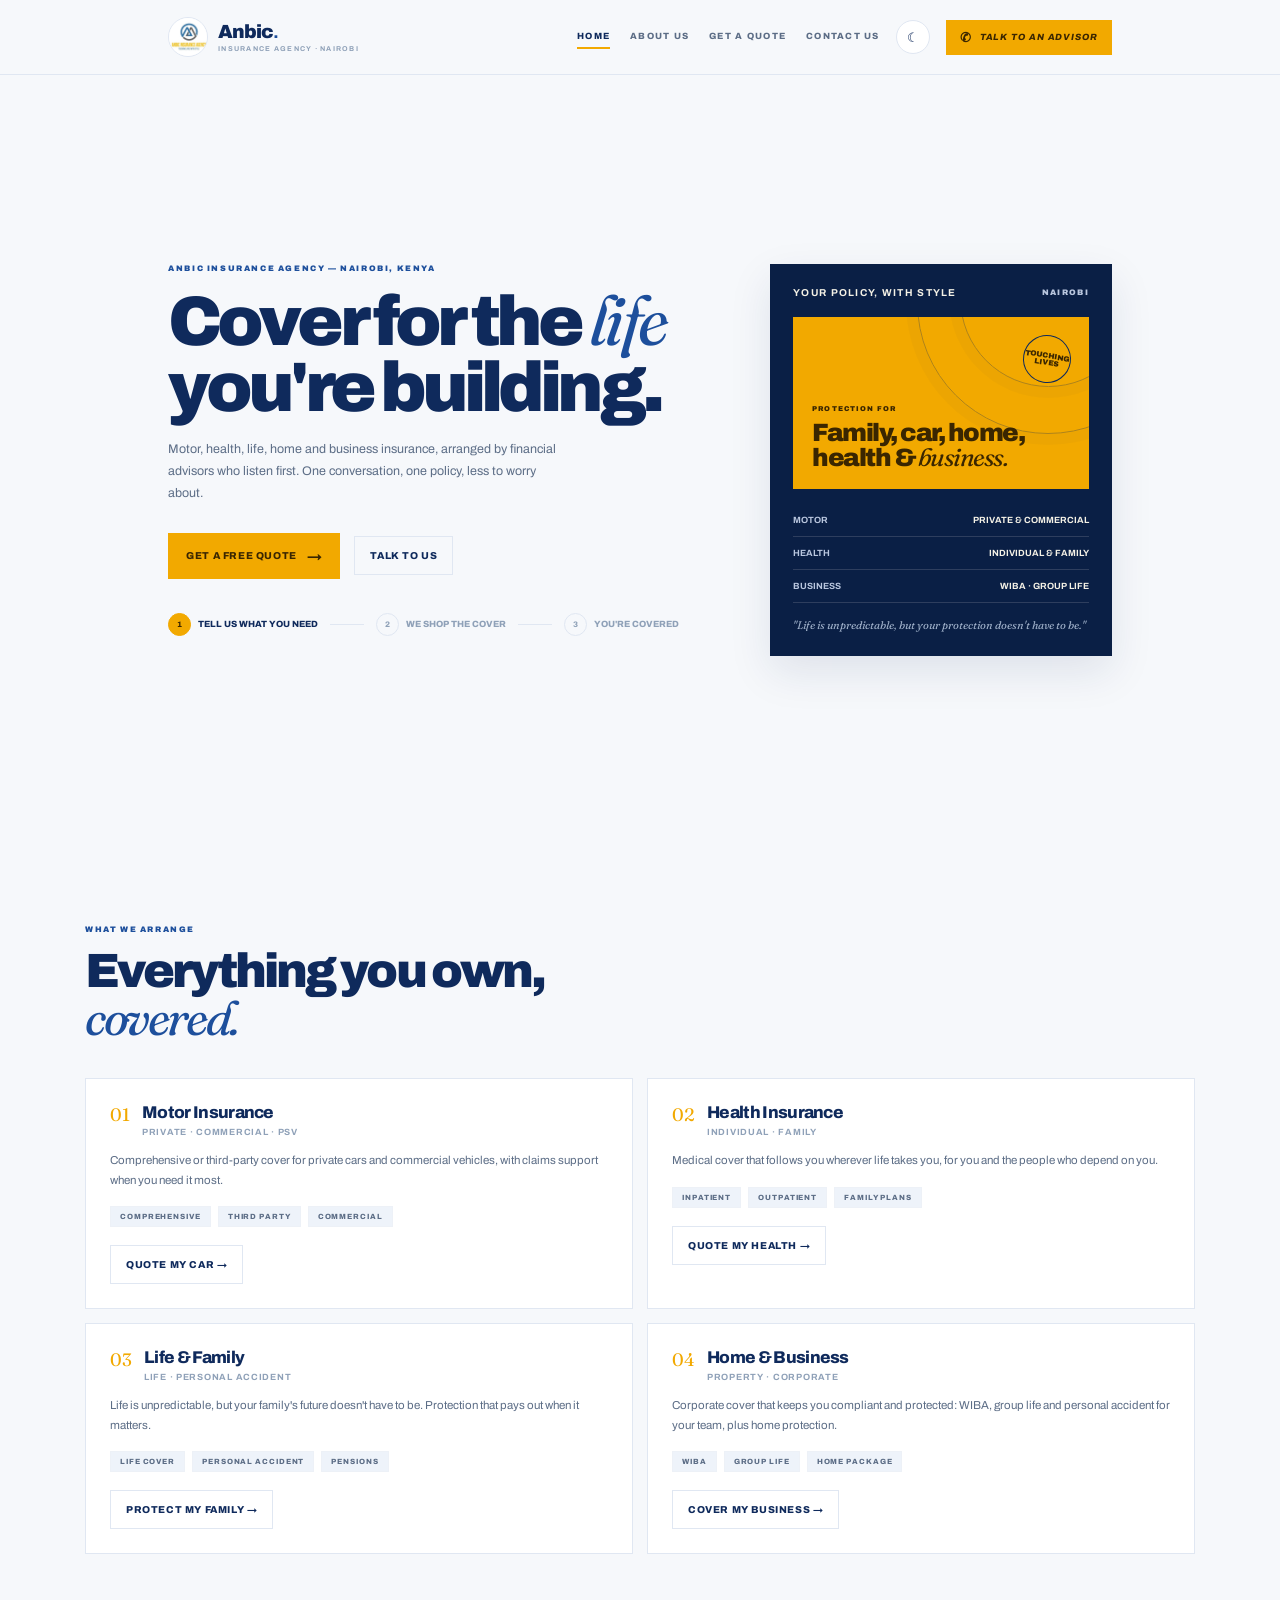
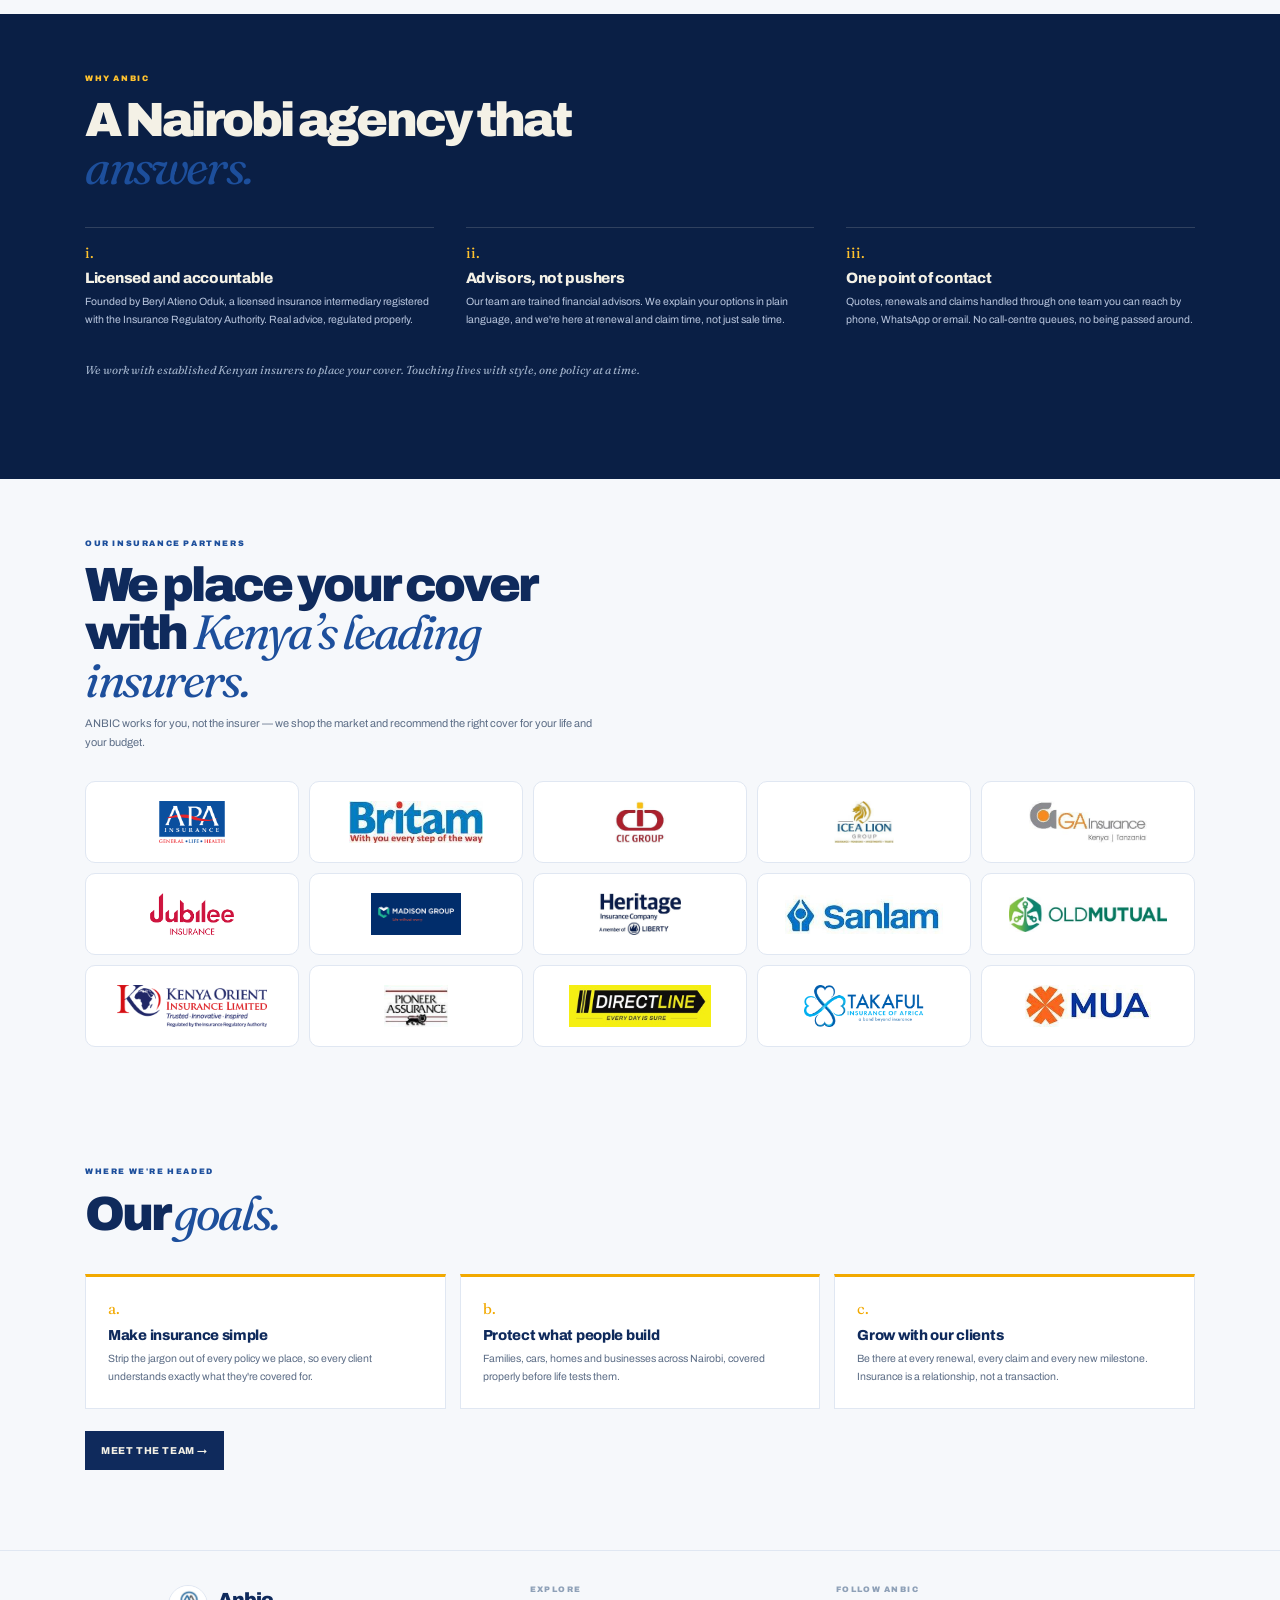
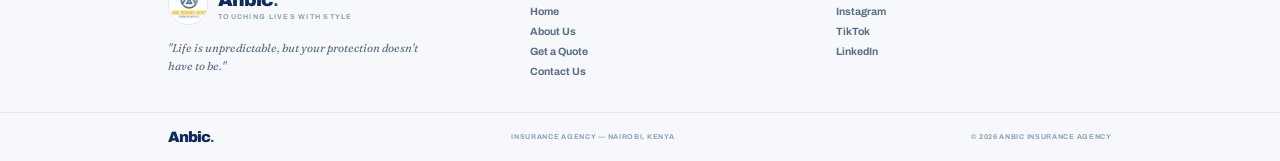
<file: index.html>
<!DOCTYPE html>
<html lang="en" data-theme="light">
<head>
<meta charset="utf-8">
<meta name="viewport" content="width=device-width, initial-scale=1">
<title>ANBIC Insurance Agency | Cover for the life you're building</title>
<meta name="description" content="ANBIC Insurance Agency, Nairobi. Motor, health, life, home and business insurance from financial advisors who care. Touching lives with style.">
<link rel="icon" href="assets/favicon.png">
<link rel="preconnect" href="https://fonts.googleapis.com">
<link rel="preconnect" href="https://fonts.gstatic.com" crossorigin>
<link href="https://fonts.googleapis.com/css2?family=Archivo:wght@400;600;700;800;900&family=Fraunces:ital,opsz,wght@0,9..144,500;1,9..144,400&display=swap" rel="stylesheet">
<link rel="stylesheet" href="styles.css">
</head>
<body>
<header class="site-header">
  <div class="header-inner">
    <a class="brand" href="index.html">
      <span class="brand-mark"><img src="assets/logo.png" alt="ANBIC Insurance Agency logo"></span>
      <span class="brand-text">Anbic<b>.</b><small>INSURANCE AGENCY · NAIROBI</small></span>
    </a>
    <div class="header-right">
      <nav class="nav">
        <a href="index.html" class="active">HOME</a>
        <a href="about.html">ABOUT US</a>
        <a href="quote.html">GET A QUOTE</a>
        <a href="contact.html">CONTACT US</a>
      </nav>
      <button class="theme-toggle" id="themeToggle" aria-label="Switch theme">☾</button>
      <a class="call-btn" href="contact.html"><span>✆</span> <em>TALK TO AN ADVISOR</em></a>
    </div>
  </div>
</header>

<section class="hero">
  <div class="hero-main">
    <p class="eyebrow">ANBIC INSURANCE AGENCY — NAIROBI, KENYA</p>
    <h1>Cover for the <em>life</em> you're building.</h1>
    <p class="hero-intro">Motor, health, life, home and business insurance, arranged by financial advisors who listen first. One conversation, one policy, less to worry about.</p>
    <div class="hero-cta">
      <a class="btn btn-yellow" href="quote.html">GET A FREE QUOTE <span>→</span></a>
      <a class="btn btn-ghost" href="contact.html">TALK TO US</a>
    </div>
    <div class="steps">
      <div class="step current"><i>1</i> TELL US WHAT YOU NEED</div>
      <div class="step-line"></div>
      <div class="step"><i>2</i> WE SHOP THE COVER</div>
      <div class="step-line"></div>
      <div class="step"><i>3</i> YOU'RE COVERED</div>
    </div>
  </div>
  <aside class="ticket">
    <div class="ticket-top"><strong>YOUR POLICY, WITH STYLE</strong> <span>NAIROBI</span></div>
    <div class="ticket-art">
      <div class="ticket-stamp">TOUCHING<br>LIVES</div>
      <p class="ticket-cat">PROTECTION FOR</p>
      <h2>Family, car, home, health &amp; <em>business.</em></h2>
    </div>
    <div class="ticket-row"><span>MOTOR</span><strong>PRIVATE &amp; COMMERCIAL</strong></div>
    <div class="ticket-row"><span>HEALTH</span><strong>INDIVIDUAL &amp; FAMILY</strong></div>
    <div class="ticket-row"><span>BUSINESS</span><strong>WIBA · GROUP LIFE</strong></div>
    <p class="ticket-note">"Life is unpredictable, but your protection doesn't have to be."</p>
  </aside>
</section>

<section class="section">
  <div class="section-inner">
    <p class="section-eyebrow">WHAT WE ARRANGE</p>
    <h2 class="section-title">Everything you own, <em>covered.</em></h2>
    <div class="services-grid">
      <div class="panel">
        <div class="panel-head"><span class="panel-num">01</span><div><h3>Motor Insurance</h3><p>PRIVATE · COMMERCIAL · PSV</p></div></div>
        <p class="panel-body">Comprehensive or third-party cover for private cars and commercial vehicles, with claims support when you need it most.</p>
        <div class="panel-tags"><span class="tag">COMPREHENSIVE</span><span class="tag">THIRD PARTY</span><span class="tag">COMMERCIAL</span></div>
        <a class="btn btn-ghost" href="quote.html">QUOTE MY CAR →</a>
      </div>
      <div class="panel">
        <div class="panel-head"><span class="panel-num">02</span><div><h3>Health Insurance</h3><p>INDIVIDUAL · FAMILY</p></div></div>
        <p class="panel-body">Medical cover that follows you wherever life takes you, for you and the people who depend on you.</p>
        <div class="panel-tags"><span class="tag">INPATIENT</span><span class="tag">OUTPATIENT</span><span class="tag">FAMILY PLANS</span></div>
        <a class="btn btn-ghost" href="quote.html">QUOTE MY HEALTH →</a>
      </div>
      <div class="panel">
        <div class="panel-head"><span class="panel-num">03</span><div><h3>Life &amp; Family</h3><p>LIFE · PERSONAL ACCIDENT</p></div></div>
        <p class="panel-body">Life is unpredictable, but your family's future doesn't have to be. Protection that pays out when it matters.</p>
        <div class="panel-tags"><span class="tag">LIFE COVER</span><span class="tag">PERSONAL ACCIDENT</span><span class="tag">PENSIONS</span></div>
        <a class="btn btn-ghost" href="quote.html">PROTECT MY FAMILY →</a>
      </div>
      <div class="panel">
        <div class="panel-head"><span class="panel-num">04</span><div><h3>Home &amp; Business</h3><p>PROPERTY · CORPORATE</p></div></div>
        <p class="panel-body">Corporate cover that keeps you compliant and protected: WIBA, group life and personal accident for your team, plus home protection.</p>
        <div class="panel-tags"><span class="tag">WIBA</span><span class="tag">GROUP LIFE</span><span class="tag">HOME PACKAGE</span></div>
        <a class="btn btn-ghost" href="quote.html">COVER MY BUSINESS →</a>
      </div>
    </div>
  </div>
</section>

<section class="proof">
  <div class="section">
    <div class="section-inner">
      <p class="section-eyebrow">WHY ANBIC</p>
      <h2 class="section-title">A Nairobi agency that <em>answers.</em></h2>
      <div class="proof-grid">
        <div class="proof-item">
          <span class="num">i.</span>
          <h3>Licensed and accountable</h3>
          <p>Founded by Beryl Atieno Oduk, a licensed insurance intermediary registered with the Insurance Regulatory Authority. Real advice, regulated properly.</p>
        </div>
        <div class="proof-item">
          <span class="num">ii.</span>
          <h3>Advisors, not pushers</h3>
          <p>Our team are trained financial advisors. We explain your options in plain language, and we're here at renewal and claim time, not just sale time.</p>
        </div>
        <div class="proof-item">
          <span class="num">iii.</span>
          <h3>One point of contact</h3>
          <p>Quotes, renewals and claims handled through one team you can reach by phone, WhatsApp or email. No call-centre queues, no being passed around.</p>
        </div>
      </div>
      <p class="proof-foot">We work with established Kenyan insurers to place your cover. Touching lives with style, one policy at a time.</p>
    </div>
  </div>
  <div style="height:40px"></div>
</section>

<section class="section">
  <div class="section-inner">
    <p class="section-eyebrow">OUR INSURANCE PARTNERS</p>
    <h2 class="section-title">We place your cover with <em>Kenya&rsquo;s leading insurers.</em></h2>
    <p class="partners-note">ANBIC works for you, not the insurer — we shop the market and recommend the right cover for your life and your budget.</p>
    <div class="partner-grid">
      <div class="partner-card"><img src="assets/partners/apa.png" alt="APA Insurance" loading="lazy"></div>
      <div class="partner-card"><img src="assets/partners/britam.jpg" alt="Britam Insurance" loading="lazy"></div>
      <div class="partner-card"><img src="assets/partners/cic.jpg" alt="CIC Insurance Group" loading="lazy"></div>
      <div class="partner-card"><img src="assets/partners/icea.jpg" alt="ICEA LION" loading="lazy"></div>
      <div class="partner-card"><img src="assets/partners/ga.jpg" alt="GA Insurance" loading="lazy"></div>
      <div class="partner-card"><img src="assets/partners/jubilee.png" alt="Jubilee Allianz General" loading="lazy"></div>
      <div class="partner-card"><img src="assets/partners/madison.png" alt="Madison Insurance" loading="lazy"></div>
      <div class="partner-card"><img src="assets/partners/heritage.jpg" alt="Heritage Insurance" loading="lazy"></div>
      <div class="partner-card"><img src="assets/partners/sanlam.jpg" alt="Sanlam General" loading="lazy"></div>
      <div class="partner-card"><img src="assets/partners/oldmutual.jpg" alt="Old Mutual General" loading="lazy"></div>
      <div class="partner-card"><img src="assets/partners/orient.png" alt="Kenya Orient" loading="lazy"></div>
      <div class="partner-card"><img src="assets/partners/pioneer.jpg" alt="Pioneer General" loading="lazy"></div>
      <div class="partner-card"><img src="assets/partners/directline.jpg" alt="Directline Assurance" loading="lazy"></div>
      <div class="partner-card"><img src="assets/partners/takaful.png" alt="Takaful Insurance of Africa" loading="lazy"></div>
      <div class="partner-card"><img src="assets/partners/mua.jpg" alt="MUA Insurance" loading="lazy"></div>
    </div>
  </div>
</section>

<section class="section">
  <div class="section-inner">
    <p class="section-eyebrow">WHERE WE'RE HEADED</p>
    <h2 class="section-title">Our <em>goals.</em></h2>
    <div class="goals-grid">
      <div class="goal"><span class="num">a.</span><h3>Make insurance simple</h3><p>Strip the jargon out of every policy we place, so every client understands exactly what they're covered for.</p></div>
      <div class="goal"><span class="num">b.</span><h3>Protect what people build</h3><p>Families, cars, homes and businesses across Nairobi, covered properly before life tests them.</p></div>
      <div class="goal"><span class="num">c.</span><h3>Grow with our clients</h3><p>Be there at every renewal, every claim and every new milestone. Insurance is a relationship, not a transaction.</p></div>
    </div>
    <p style="margin-top:22px"><a class="btn btn-blue" href="about.html">MEET THE TEAM →</a></p>
  </div>
</section>

<footer class="site-footer">
  <div class="footer-inner">
    <div>
      <div class="footer-brand">
        <span class="brand-mark"><img src="assets/logo.png" alt="ANBIC logo"></span>
        <span class="brand-text">Anbic<b>.</b><small>TOUCHING LIVES WITH STYLE</small></span>
      </div>
      <p class="footer-tag">"Life is unpredictable, but your protection doesn't have to be."</p>
    </div>
    <div class="footer-col">
      <h4>EXPLORE</h4>
      <a href="index.html">Home</a>
      <a href="about.html">About Us</a>
      <a href="quote.html">Get a Quote</a>
      <a href="contact.html">Contact Us</a>
    </div>
    <div class="footer-col">
      <h4>FOLLOW ANBIC</h4>
      <a href="https://www.instagram.com/anbicinsuranceagency/" target="_blank" rel="noopener">Instagram</a>
      <a href="https://www.tiktok.com/@www.anbicinsurenceagency" target="_blank" rel="noopener">TikTok</a>
      <a href="https://ke.linkedin.com/in/anbic-insurance-agency-831570403" target="_blank" rel="noopener">LinkedIn</a>
    </div>
  </div>
  <div class="footer-base">
    <div class="footer-base-inner">
      <a class="fbrand" href="index.html">Anbic<b>.</b></a>
      <span>INSURANCE AGENCY — NAIROBI, KENYA</span>
      <span>© 2026 ANBIC INSURANCE AGENCY</span>
    </div>
  </div>
</footer>

<script>
(function(){
  var t = localStorage.getItem('anbic-theme') || 'light';
  document.documentElement.setAttribute('data-theme', t);
  document.getElementById('themeToggle').addEventListener('click', function(){
    var cur = document.documentElement.getAttribute('data-theme') === 'dark' ? 'light' : 'dark';
    document.documentElement.setAttribute('data-theme', cur);
    localStorage.setItem('anbic-theme', cur);
  });
})();
</script>
</body>
</html>
</file>
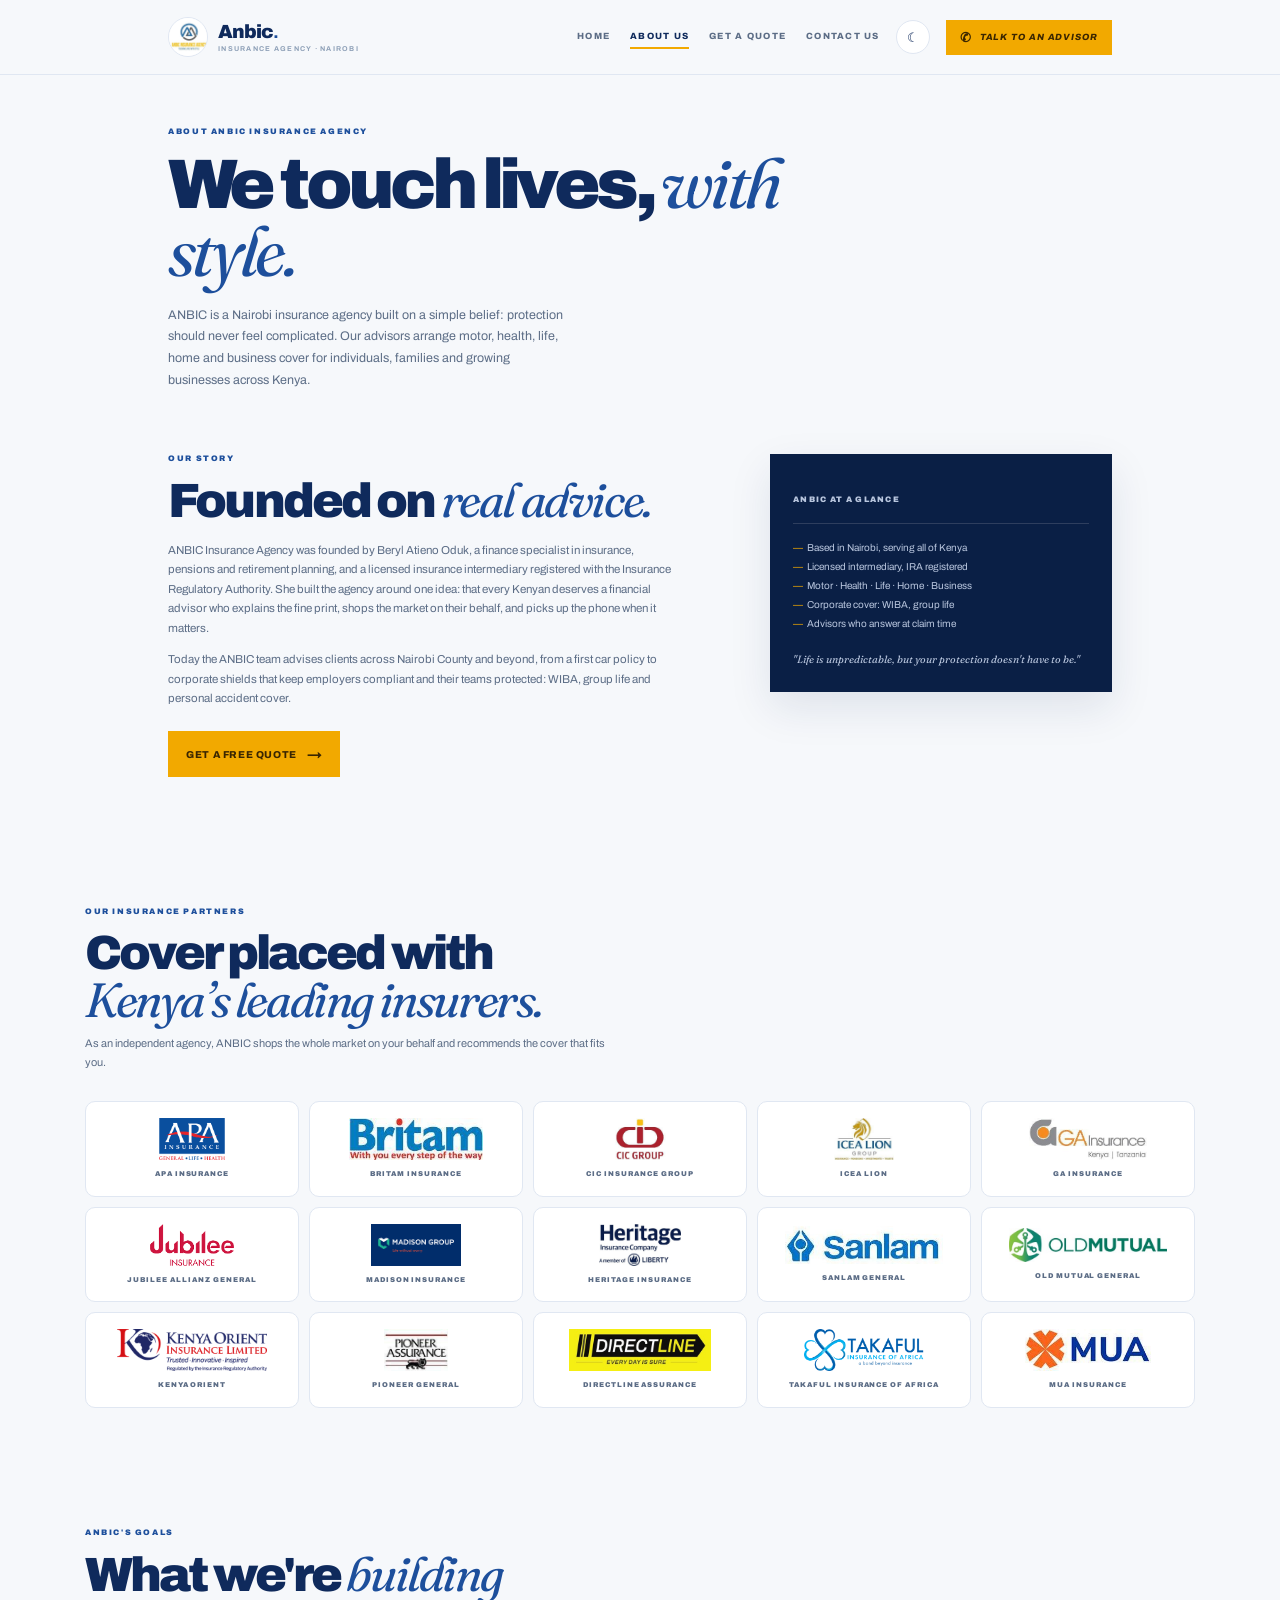
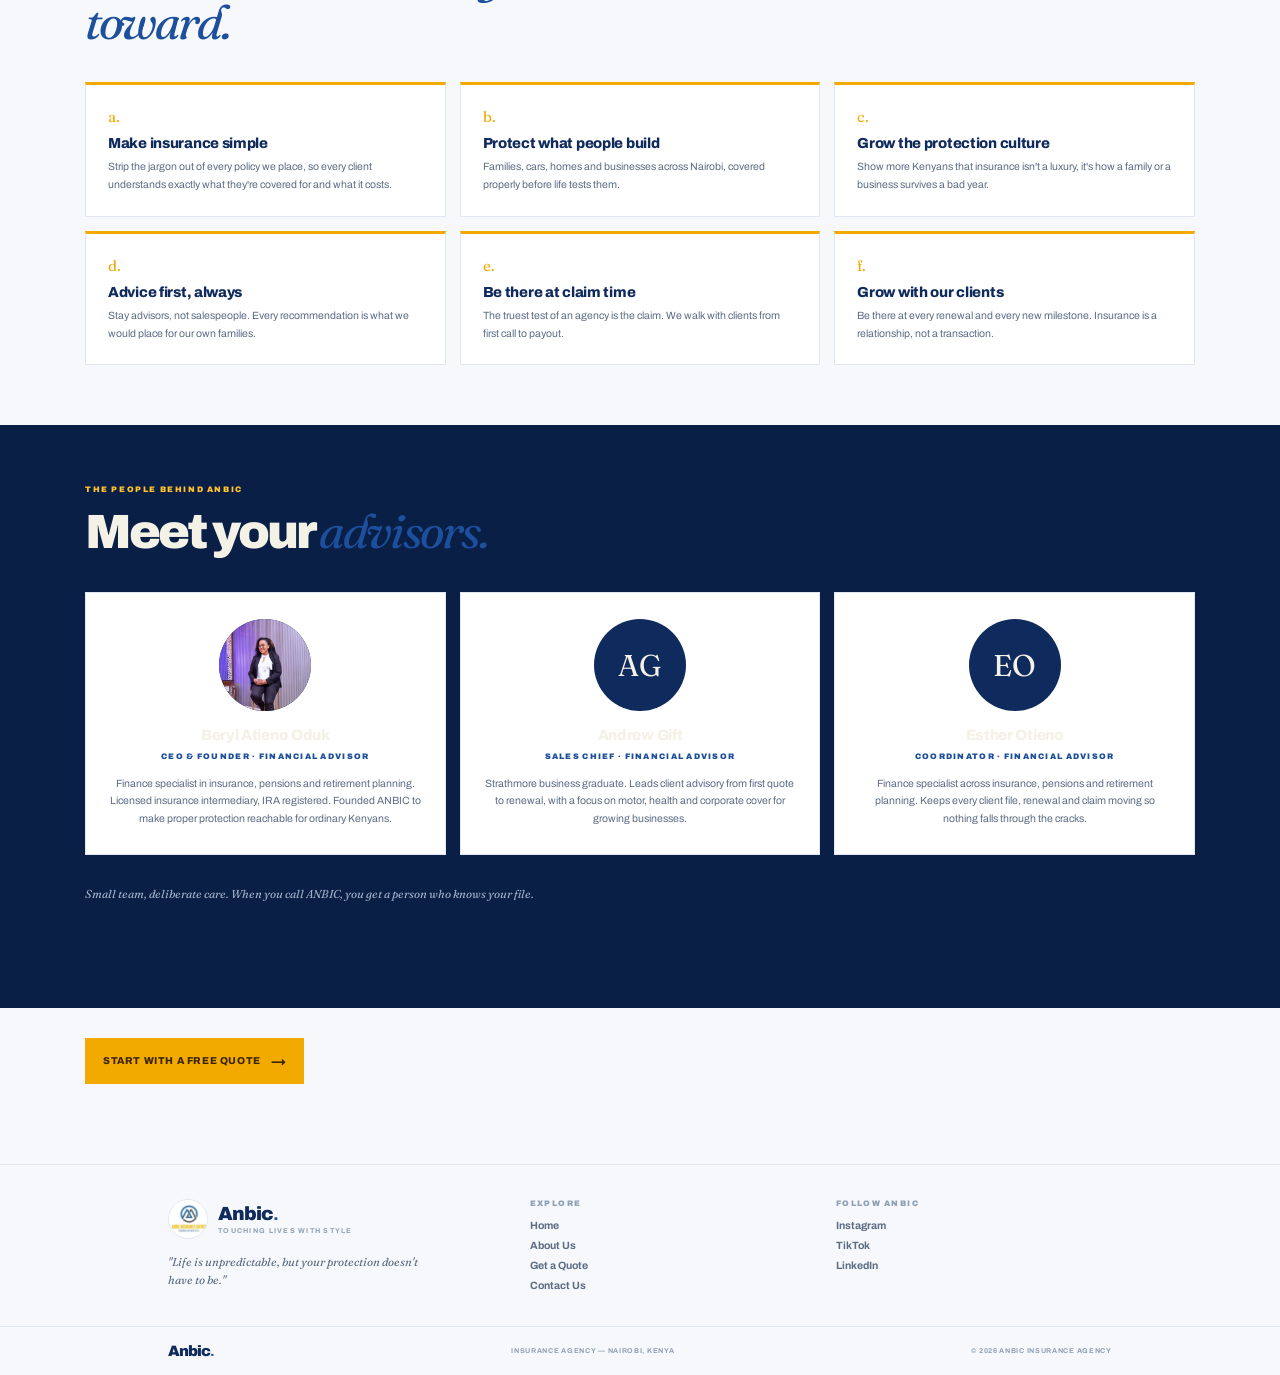
<file: about.html>
<!DOCTYPE html>
<html lang="en" data-theme="light">
<head>
<meta charset="utf-8">
<meta name="viewport" content="width=device-width, initial-scale=1">
<title>About ANBIC Insurance Agency | Our story, goals and team</title>
<meta name="description" content="ANBIC Insurance Agency, Nairobi. Founded by Beryl Atieno Oduk. Meet our financial advisors and see what we're building toward.">
<link rel="icon" href="assets/favicon.png">
<link rel="preconnect" href="https://fonts.googleapis.com">
<link rel="preconnect" href="https://fonts.gstatic.com" crossorigin>
<link href="https://fonts.googleapis.com/css2?family=Archivo:wght@400;600;700;800;900&family=Fraunces:ital,opsz,wght@0,9..144,500;1,9..144,400&display=swap" rel="stylesheet">
<link rel="stylesheet" href="styles.css">
</head>
<body>
<header class="site-header">
  <div class="header-inner">
    <a class="brand" href="index.html">
      <span class="brand-mark"><img src="assets/logo.png" alt="ANBIC Insurance Agency logo"></span>
      <span class="brand-text">Anbic<b>.</b><small>INSURANCE AGENCY · NAIROBI</small></span>
    </a>
    <div class="header-right">
      <nav class="nav">
        <a href="index.html">HOME</a>
        <a href="about.html" class="active">ABOUT US</a>
        <a href="quote.html">GET A QUOTE</a>
        <a href="contact.html">CONTACT US</a>
      </nav>
      <button class="theme-toggle" id="themeToggle" aria-label="Switch theme">☾</button>
      <a class="call-btn" href="contact.html"><span>✆</span> <em>TALK TO AN ADVISOR</em></a>
    </div>
  </div>
</header>

<section class="page-head">
  <p class="eyebrow">ABOUT ANBIC INSURANCE AGENCY</p>
  <h1>We touch lives, <em>with style.</em></h1>
  <p class="page-intro">ANBIC is a Nairobi insurance agency built on a simple belief: protection should never feel complicated. Our advisors arrange motor, health, life, home and business cover for individuals, families and growing businesses across Kenya.</p>
</section>

<div class="page-body">
  <section class="cta-grid">
    <div>
      <p class="section-eyebrow">OUR STORY</p>
      <h2 class="section-title">Founded on <em>real advice.</em></h2>
      <p class="panel-body" style="max-width:520px;margin-top:16px">ANBIC Insurance Agency was founded by Beryl Atieno Oduk, a finance specialist in insurance, pensions and retirement planning, and a licensed insurance intermediary registered with the Insurance Regulatory Authority. She built the agency around one idea: that every Kenyan deserves a financial advisor who explains the fine print, shops the market on their behalf, and picks up the phone when it matters.</p>
      <p class="panel-body" style="max-width:520px;margin-top:12px">Today the ANBIC team advises clients across Nairobi County and beyond, from a first car policy to corporate shields that keep employers compliant and their teams protected: WIBA, group life and personal accident cover.</p>
      <p style="margin-top:22px"><a class="btn btn-yellow" href="quote.html">GET A FREE QUOTE <span>→</span></a></p>
    </div>
    <aside class="side">
      <p class="lbl">ANBIC AT A GLANCE</p>
      <div class="side-block">
        <ul>
          <li>Based in Nairobi, serving all of Kenya</li>
          <li>Licensed intermediary, IRA registered</li>
          <li>Motor · Health · Life · Home · Business</li>
          <li>Corporate cover: WIBA, group life</li>
          <li>Advisors who answer at claim time</li>
        </ul>
      </div>
      <p class="ticket-note" style="margin-top:18px">"Life is unpredictable, but your protection doesn't have to be."</p>
    </aside>
  </section>
</div>

<section class="section">
  <div class="section-inner">
    <div class="partners">
      <p class="section-eyebrow">OUR INSURANCE PARTNERS</p>
      <h2 class="section-title">Cover placed with <em>Kenya&rsquo;s leading insurers.</em></h2>
      <p class="partners-note">As an independent agency, ANBIC shops the whole market on your behalf and recommends the cover that fits you.</p>
      <div class="partner-grid with-names">
      <div class="partner-card"><img src="assets/partners/apa.png" alt="APA Insurance" loading="lazy"><span>APA Insurance</span></div>
      <div class="partner-card"><img src="assets/partners/britam.jpg" alt="Britam Insurance" loading="lazy"><span>Britam Insurance</span></div>
      <div class="partner-card"><img src="assets/partners/cic.jpg" alt="CIC Insurance Group" loading="lazy"><span>CIC Insurance Group</span></div>
      <div class="partner-card"><img src="assets/partners/icea.jpg" alt="ICEA LION" loading="lazy"><span>ICEA LION</span></div>
      <div class="partner-card"><img src="assets/partners/ga.jpg" alt="GA Insurance" loading="lazy"><span>GA Insurance</span></div>
      <div class="partner-card"><img src="assets/partners/jubilee.png" alt="Jubilee Allianz General" loading="lazy"><span>Jubilee Allianz General</span></div>
      <div class="partner-card"><img src="assets/partners/madison.png" alt="Madison Insurance" loading="lazy"><span>Madison Insurance</span></div>
      <div class="partner-card"><img src="assets/partners/heritage.jpg" alt="Heritage Insurance" loading="lazy"><span>Heritage Insurance</span></div>
      <div class="partner-card"><img src="assets/partners/sanlam.jpg" alt="Sanlam General" loading="lazy"><span>Sanlam General</span></div>
      <div class="partner-card"><img src="assets/partners/oldmutual.jpg" alt="Old Mutual General" loading="lazy"><span>Old Mutual General</span></div>
      <div class="partner-card"><img src="assets/partners/orient.png" alt="Kenya Orient" loading="lazy"><span>Kenya Orient</span></div>
      <div class="partner-card"><img src="assets/partners/pioneer.jpg" alt="Pioneer General" loading="lazy"><span>Pioneer General</span></div>
      <div class="partner-card"><img src="assets/partners/directline.jpg" alt="Directline Assurance" loading="lazy"><span>Directline Assurance</span></div>
      <div class="partner-card"><img src="assets/partners/takaful.png" alt="Takaful Insurance of Africa" loading="lazy"><span>Takaful Insurance of Africa</span></div>
      <div class="partner-card"><img src="assets/partners/mua.jpg" alt="MUA Insurance" loading="lazy"><span>MUA Insurance</span></div>
      </div>
    </div>
  </div>
</section>

<section class="section">
  <div class="section-inner">
    <p class="section-eyebrow">ANBIC'S GOALS</p>
    <h2 class="section-title">What we're <em>building toward.</em></h2>
    <div class="goals-grid">
      <div class="goal"><span class="num">a.</span><h3>Make insurance simple</h3><p>Strip the jargon out of every policy we place, so every client understands exactly what they're covered for and what it costs.</p></div>
      <div class="goal"><span class="num">b.</span><h3>Protect what people build</h3><p>Families, cars, homes and businesses across Nairobi, covered properly before life tests them.</p></div>
      <div class="goal"><span class="num">c.</span><h3>Grow the protection culture</h3><p>Show more Kenyans that insurance isn't a luxury, it's how a family or a business survives a bad year.</p></div>
      <div class="goal"><span class="num">d.</span><h3>Advice first, always</h3><p>Stay advisors, not salespeople. Every recommendation is what we would place for our own families.</p></div>
      <div class="goal"><span class="num">e.</span><h3>Be there at claim time</h3><p>The truest test of an agency is the claim. We walk with clients from first call to payout.</p></div>
      <div class="goal"><span class="num">f.</span><h3>Grow with our clients</h3><p>Be there at every renewal and every new milestone. Insurance is a relationship, not a transaction.</p></div>
    </div>
  </div>
</section>

<section class="proof">
  <div class="section">
    <div class="section-inner">
      <p class="section-eyebrow">THE PEOPLE BEHIND ANBIC</p>
      <h2 class="section-title">Meet your <em>advisors.</em></h2>
      <div class="team-grid">
        <div class="person">
          <div class="avatar"><img src="assets/beryl_sq.jpg" alt="Beryl Atieno Oduk, CEO and Founder of ANBIC Insurance Agency"></div>
          <h3>Beryl Atieno Oduk</h3>
          <p class="role">CEO &amp; FOUNDER · FINANCIAL ADVISOR</p>
          <p>Finance specialist in insurance, pensions and retirement planning. Licensed insurance intermediary, IRA registered. Founded ANBIC to make proper protection reachable for ordinary Kenyans.</p>
        </div>
        <div class="person">
          <div class="avatar">AG</div>
          <h3>Andrew Gift</h3>
          <p class="role">SALES CHIEF · FINANCIAL ADVISOR</p>
          <p>Strathmore business graduate. Leads client advisory from first quote to renewal, with a focus on motor, health and corporate cover for growing businesses.</p>
        </div>
        <div class="person">
          <div class="avatar">EO</div>
          <h3>Esther Otieno</h3>
          <p class="role">COORDINATOR · FINANCIAL ADVISOR</p>
          <p>Finance specialist across insurance, pensions and retirement planning. Keeps every client file, renewal and claim moving so nothing falls through the cracks.</p>
        </div>
      </div>
      <p class="proof-foot" style="margin-top:30px">Small team, deliberate care. When you call ANBIC, you get a person who knows your file.</p>
    </div>
  </div>
  <div style="height:44px"></div>
</section>

<section class="section" style="padding-top:20px">
  <div class="section-inner">
    <p style="margin-top:10px"><a class="btn btn-yellow" href="quote.html">START WITH A FREE QUOTE <span>→</span></a></p>
  </div>
</section>

<footer class="site-footer">
  <div class="footer-inner">
    <div>
      <div class="footer-brand">
        <span class="brand-mark"><img src="assets/logo.png" alt="ANBIC logo"></span>
        <span class="brand-text">Anbic<b>.</b><small>TOUCHING LIVES WITH STYLE</small></span>
      </div>
      <p class="footer-tag">"Life is unpredictable, but your protection doesn't have to be."</p>
    </div>
    <div class="footer-col">
      <h4>EXPLORE</h4>
      <a href="index.html">Home</a>
      <a href="about.html">About Us</a>
      <a href="quote.html">Get a Quote</a>
      <a href="contact.html">Contact Us</a>
    </div>
    <div class="footer-col">
      <h4>FOLLOW ANBIC</h4>
      <a href="https://www.instagram.com/anbicinsuranceagency/" target="_blank" rel="noopener">Instagram</a>
      <a href="https://www.tiktok.com/@www.anbicinsurenceagency" target="_blank" rel="noopener">TikTok</a>
      <a href="https://ke.linkedin.com/in/anbic-insurance-agency-831570403" target="_blank" rel="noopener">LinkedIn</a>
    </div>
  </div>
  <div class="footer-base">
    <div class="footer-base-inner">
      <a class="fbrand" href="index.html">Anbic<b>.</b></a>
      <span>INSURANCE AGENCY — NAIROBI, KENYA</span>
      <span>© 2026 ANBIC INSURANCE AGENCY</span>
    </div>
  </div>
</footer>

<script>
(function(){
  var t = localStorage.getItem('anbic-theme') || 'light';
  document.documentElement.setAttribute('data-theme', t);
  document.getElementById('themeToggle').addEventListener('click', function(){
    var cur = document.documentElement.getAttribute('data-theme') === 'dark' ? 'light' : 'dark';
    document.documentElement.setAttribute('data-theme', cur);
    localStorage.setItem('anbic-theme', cur);
  });
})();
</script>
</body>
</html>
</file>
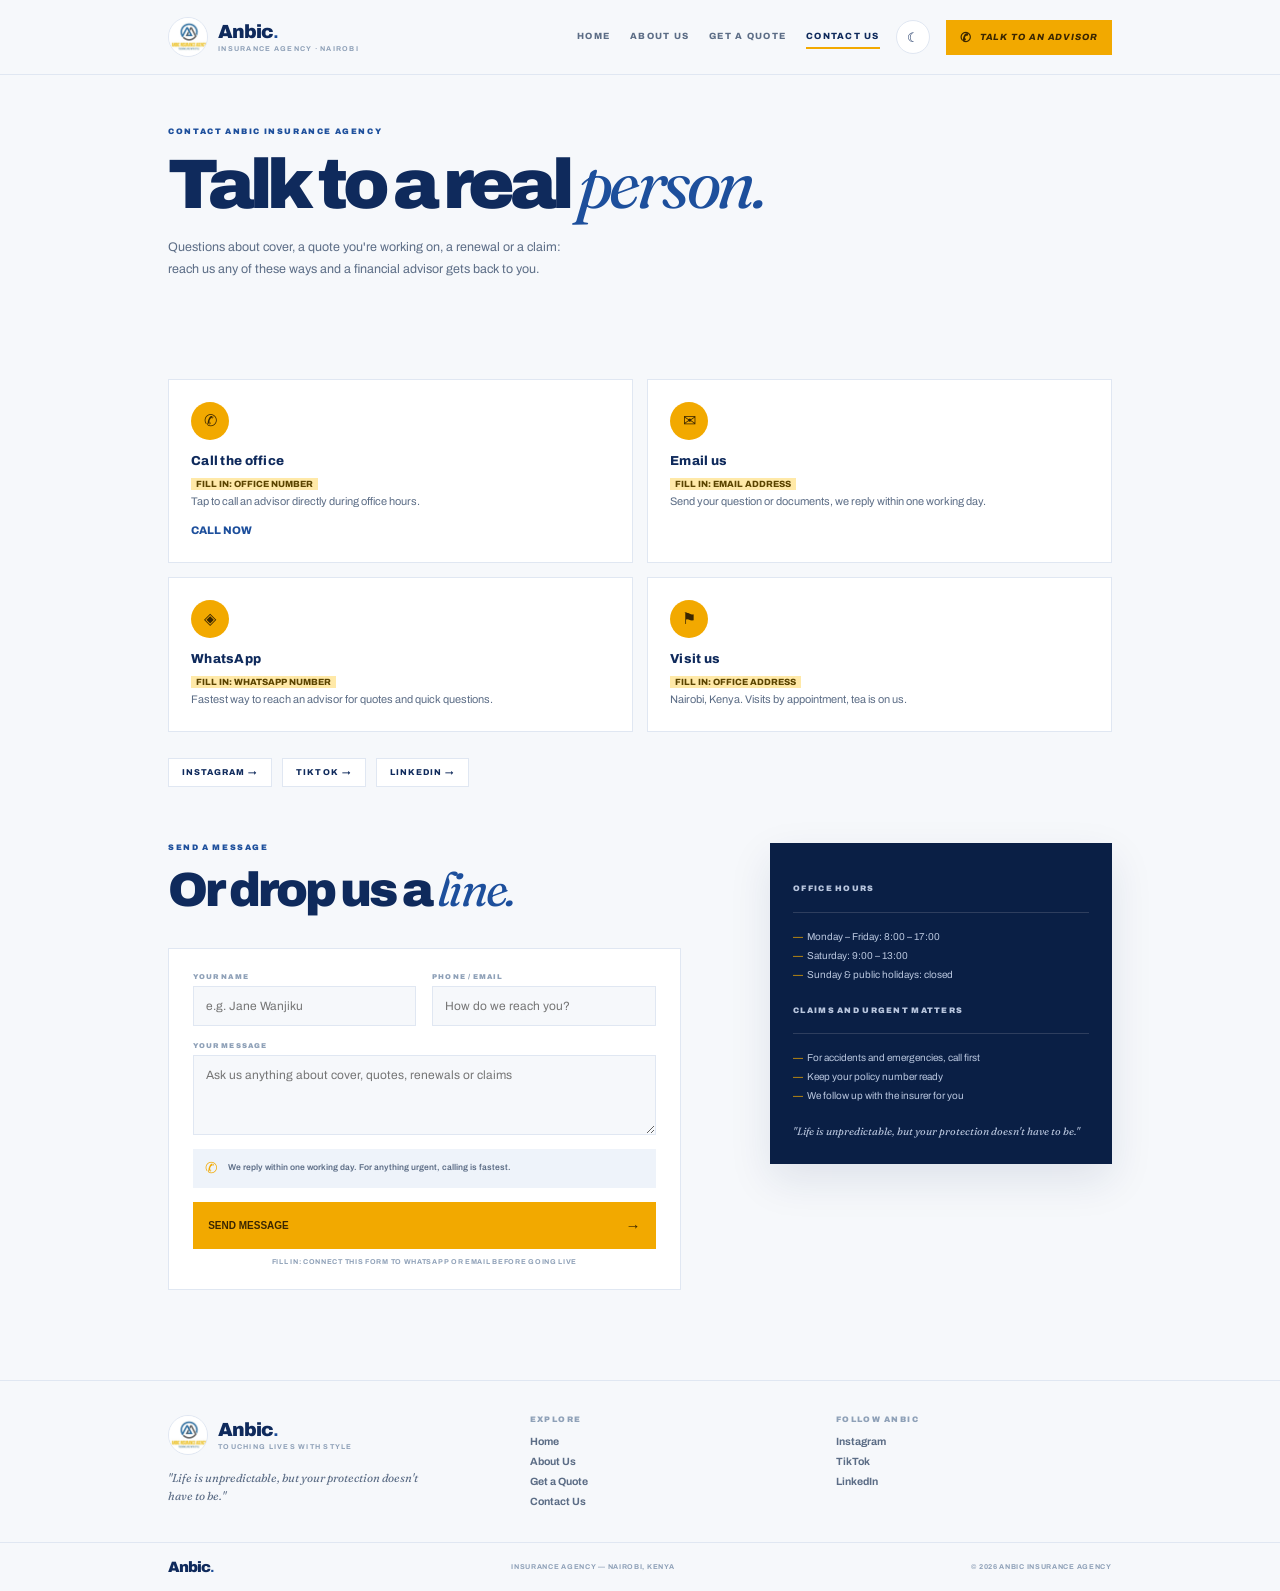
<file: contact.html>
<!DOCTYPE html>
<html lang="en" data-theme="light">
<head>
<meta charset="utf-8">
<meta name="viewport" content="width=device-width, initial-scale=1">
<title>Contact ANBIC Insurance Agency | Talk to a financial advisor in Nairobi</title>
<meta name="description" content="Contact ANBIC Insurance Agency in Nairobi. Call, WhatsApp, email or visit us. Real financial advisors, real answers.">
<link rel="icon" href="assets/favicon.png">
<link rel="preconnect" href="https://fonts.googleapis.com">
<link rel="preconnect" href="https://fonts.gstatic.com" crossorigin>
<link href="https://fonts.googleapis.com/css2?family=Archivo:wght@400;600;700;800;900&family=Fraunces:ital,opsz,wght@0,9..144,500;1,9..144,400&display=swap" rel="stylesheet">
<link rel="stylesheet" href="styles.css">
</head>
<body>
<header class="site-header">
  <div class="header-inner">
    <a class="brand" href="index.html">
      <span class="brand-mark"><img src="assets/logo.png" alt="ANBIC Insurance Agency logo"></span>
      <span class="brand-text">Anbic<b>.</b><small>INSURANCE AGENCY · NAIROBI</small></span>
    </a>
    <div class="header-right">
      <nav class="nav">
        <a href="index.html">HOME</a>
        <a href="about.html">ABOUT US</a>
        <a href="quote.html">GET A QUOTE</a>
        <a href="contact.html" class="active">CONTACT US</a>
      </nav>
      <button class="theme-toggle" id="themeToggle" aria-label="Switch theme">☾</button>
      <a class="call-btn" href="contact.html"><span>✆</span> <em>TALK TO AN ADVISOR</em></a>
    </div>
  </div>
</header>

<section class="page-head">
  <p class="eyebrow">CONTACT ANBIC INSURANCE AGENCY</p>
  <h1>Talk to a real <em>person.</em></h1>
  <p class="page-intro">Questions about cover, a quote you're working on, a renewal or a claim: reach us any of these ways and a financial advisor gets back to you.</p>
</section>

<div class="page-body">
  <div class="contact-grid">
    <div class="contact-card">
      <div class="ico">✆</div>
      <h3>Call the office</h3>
      <p><span class="fillin">FILL IN: OFFICE NUMBER</span><br>Tap to call an advisor directly during office hours.</p>
      <p style="margin-top:10px"><a href="tel:FILLIN0000">CALL NOW</a></p>
    </div>
    <div class="contact-card">
      <div class="ico">✉</div>
      <h3>Email us</h3>
      <p><span class="fillin">FILL IN: EMAIL ADDRESS</span><br>Send your question or documents, we reply within one working day.</p>
    </div>
    <div class="contact-card">
      <div class="ico">◈</div>
      <h3>WhatsApp</h3>
      <p><span class="fillin">FILL IN: WHATSAPP NUMBER</span><br>Fastest way to reach an advisor for quotes and quick questions.</p>
    </div>
    <div class="contact-card">
      <div class="ico">⚑</div>
      <h3>Visit us</h3>
      <p><span class="fillin">FILL IN: OFFICE ADDRESS</span><br>Nairobi, Kenya. Visits by appointment, tea is on us.</p>
    </div>
  </div>

  <div class="socials">
    <a href="https://www.instagram.com/anbicinsuranceagency/" target="_blank" rel="noopener">INSTAGRAM →</a>
    <a href="https://www.tiktok.com/@www.anbicinsurenceagency" target="_blank" rel="noopener">TIKTOK →</a>
    <a href="https://ke.linkedin.com/in/anbic-insurance-agency-831570403" target="_blank" rel="noopener">LINKEDIN →</a>
  </div>

  <section class="cta-grid" style="margin-top:56px">
    <div>
      <p class="section-eyebrow">SEND A MESSAGE</p>
      <h2 class="section-title">Or drop us a <em>line.</em></h2>
      <div class="form-panel">
        <form id="msgForm">
          <div class="form-grid">
            <div class="field"><label>YOUR NAME</label><input type="text" name="name" placeholder="e.g. Jane Wanjiku" required></div>
            <div class="field"><label>PHONE / EMAIL</label><input type="text" name="contact" placeholder="How do we reach you?" required></div>
            <div class="field full"><label>YOUR MESSAGE</label><textarea name="message" placeholder="Ask us anything about cover, quotes, renewals or claims" required></textarea></div>
          </div>
          <div class="form-note"><span>✆</span><p>We reply within one working day. For anything urgent, calling is fastest.</p></div>
          <button class="submit-btn" type="submit">SEND MESSAGE <span>→</span></button>
          <p class="micro-note">FILL IN: CONNECT THIS FORM TO WHATSAPP OR EMAIL BEFORE GOING LIVE</p>
        </form>
      </div>
    </div>
    <aside class="side">
      <p class="lbl">OFFICE HOURS</p>
      <div class="side-block">
        <ul>
          <li>Monday – Friday: 8:00 – 17:00</li>
          <li>Saturday: 9:00 – 13:00</li>
          <li>Sunday &amp; public holidays: closed</li>
        </ul>
      </div>
      <p class="lbl" style="margin-top:20px">CLAIMS AND URGENT MATTERS</p>
      <div class="side-block">
        <ul>
          <li>For accidents and emergencies, call first</li>
          <li>Keep your policy number ready</li>
          <li>We follow up with the insurer for you</li>
        </ul>
      </div>
      <p class="ticket-note" style="margin-top:18px">"Life is unpredictable, but your protection doesn't have to be."</p>
    </aside>
  </section>
</div>

<footer class="site-footer">
  <div class="footer-inner">
    <div>
      <div class="footer-brand">
        <span class="brand-mark"><img src="assets/logo.png" alt="ANBIC logo"></span>
        <span class="brand-text">Anbic<b>.</b><small>TOUCHING LIVES WITH STYLE</small></span>
      </div>
      <p class="footer-tag">"Life is unpredictable, but your protection doesn't have to be."</p>
    </div>
    <div class="footer-col">
      <h4>EXPLORE</h4>
      <a href="index.html">Home</a>
      <a href="about.html">About Us</a>
      <a href="quote.html">Get a Quote</a>
      <a href="contact.html">Contact Us</a>
    </div>
    <div class="footer-col">
      <h4>FOLLOW ANBIC</h4>
      <a href="https://www.instagram.com/anbicinsuranceagency/" target="_blank" rel="noopener">Instagram</a>
      <a href="https://www.tiktok.com/@www.anbicinsurenceagency" target="_blank" rel="noopener">TikTok</a>
      <a href="https://ke.linkedin.com/in/anbic-insurance-agency-831570403" target="_blank" rel="noopener">LinkedIn</a>
    </div>
  </div>
  <div class="footer-base">
    <div class="footer-base-inner">
      <a class="fbrand" href="index.html">Anbic<b>.</b></a>
      <span>INSURANCE AGENCY — NAIROBI, KENYA</span>
      <span>© 2026 ANBIC INSURANCE AGENCY</span>
    </div>
  </div>
</footer>

<script>
(function(){
  var t = localStorage.getItem('anbic-theme') || 'light';
  document.documentElement.setAttribute('data-theme', t);
  document.getElementById('themeToggle').addEventListener('click', function(){
    var cur = document.documentElement.getAttribute('data-theme') === 'dark' ? 'light' : 'dark';
    document.documentElement.setAttribute('data-theme', cur);
    localStorage.setItem('anbic-theme', cur);
  });
})();
document.getElementById('msgForm').addEventListener('submit', function(e){
  e.preventDefault();
  var f = e.target;
  alert('Demo form — in the live site this sends straight to an ANBIC advisor:\n\nFrom: ' + f.name.value + ' (' + f.contact.value + ')\n"' + f.message.value.slice(0,80) + '"');
});
</script>
</body>
</html>
</file>
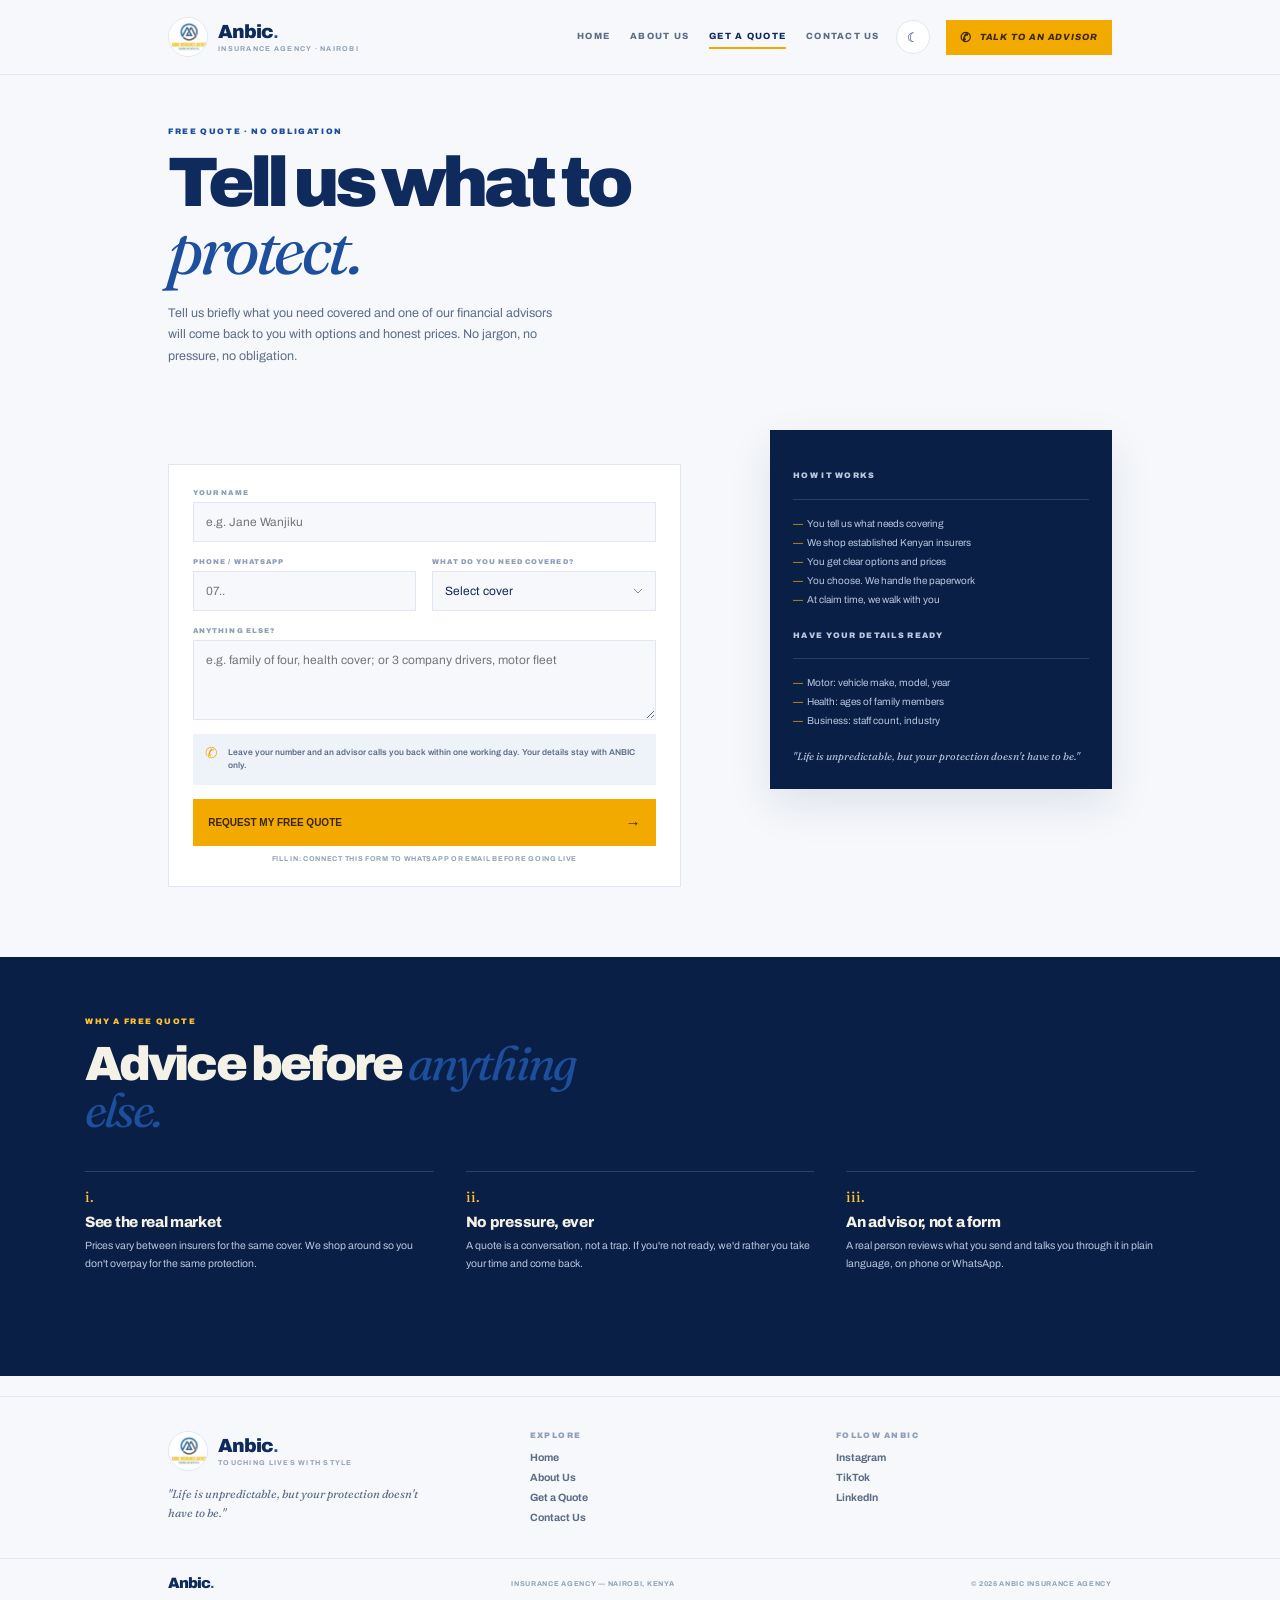
<file: quote.html>
<!DOCTYPE html>
<html lang="en" data-theme="light">
<head>
<meta charset="utf-8">
<meta name="viewport" content="width=device-width, initial-scale=1">
<title>Get a Free Insurance Quote | ANBIC Insurance Agency Nairobi</title>
<meta name="description" content="Free insurance quotes in Nairobi. Motor, health, life, home and business cover, arranged by ANBIC financial advisors.">
<link rel="icon" href="assets/favicon.png">
<link rel="preconnect" href="https://fonts.googleapis.com">
<link rel="preconnect" href="https://fonts.gstatic.com" crossorigin>
<link href="https://fonts.googleapis.com/css2?family=Archivo:wght@400;600;700;800;900&family=Fraunces:ital,opsz,wght@0,9..144,500;1,9..144,400&display=swap" rel="stylesheet">
<link rel="stylesheet" href="styles.css">
</head>
<body>
<header class="site-header">
  <div class="header-inner">
    <a class="brand" href="index.html">
      <span class="brand-mark"><img src="assets/logo.png" alt="ANBIC Insurance Agency logo"></span>
      <span class="brand-text">Anbic<b>.</b><small>INSURANCE AGENCY · NAIROBI</small></span>
    </a>
    <div class="header-right">
      <nav class="nav">
        <a href="index.html">HOME</a>
        <a href="about.html">ABOUT US</a>
        <a href="quote.html" class="active">GET A QUOTE</a>
        <a href="contact.html">CONTACT US</a>
      </nav>
      <button class="theme-toggle" id="themeToggle" aria-label="Switch theme">☾</button>
      <a class="call-btn" href="contact.html"><span>✆</span> <em>TALK TO AN ADVISOR</em></a>
    </div>
  </div>
</header>

<section class="page-head">
  <p class="eyebrow">FREE QUOTE · NO OBLIGATION</p>
  <h1>Tell us what to <em>protect.</em></h1>
  <p class="page-intro">Tell us briefly what you need covered and one of our financial advisors will come back to you with options and honest prices. No jargon, no pressure, no obligation.</p>
</section>

<div class="page-body">
  <section class="cta-grid">
    <div>
      <div class="form-panel">
        <form id="quoteForm">
          <div class="form-grid">
            <div class="field full"><label>YOUR NAME</label><input type="text" name="name" placeholder="e.g. Jane Wanjiku" required></div>
            <div class="field"><label>PHONE / WHATSAPP</label><input type="tel" name="phone" placeholder="07.." required></div>
            <div class="field"><label>WHAT DO YOU NEED COVERED?</label>
              <select name="cover" required>
                <option value="" disabled selected>Select cover</option>
                <option>Motor</option><option>Health</option><option>Life &amp; Family</option><option>Home</option><option>Business / Corporate (WIBA, Group Life)</option><option>Not sure — advise me</option>
              </select>
            </div>
            <div class="field full"><label>ANYTHING ELSE?</label><textarea name="notes" placeholder="e.g. family of four, health cover; or 3 company drivers, motor fleet"></textarea></div>
          </div>
          <div class="form-note"><span>✆</span><p>Leave your number and an advisor calls you back within one working day. Your details stay with ANBIC only.</p></div>
          <button class="submit-btn" type="submit">REQUEST MY FREE QUOTE <span>→</span></button>
          <p class="micro-note">FILL IN: CONNECT THIS FORM TO WHATSAPP OR EMAIL BEFORE GOING LIVE</p>
        </form>
      </div>
    </div>
    <aside class="side">
      <p class="lbl">HOW IT WORKS</p>
      <div class="side-block">
        <ul>
          <li>You tell us what needs covering</li>
          <li>We shop established Kenyan insurers</li>
          <li>You get clear options and prices</li>
          <li>You choose. We handle the paperwork</li>
          <li>At claim time, we walk with you</li>
        </ul>
      </div>
      <p class="lbl" style="margin-top:20px">HAVE YOUR DETAILS READY</p>
      <div class="side-block">
        <ul>
          <li>Motor: vehicle make, model, year</li>
          <li>Health: ages of family members</li>
          <li>Business: staff count, industry</li>
        </ul>
      </div>
      <p class="ticket-note" style="margin-top:18px">"Life is unpredictable, but your protection doesn't have to be."</p>
    </aside>
  </section>
</div>

<section class="proof">
  <div class="section">
    <div class="section-inner">
      <p class="section-eyebrow">WHY A FREE QUOTE</p>
      <h2 class="section-title">Advice before <em>anything else.</em></h2>
      <div class="proof-grid">
        <div class="proof-item"><span class="num">i.</span><h3>See the real market</h3><p>Prices vary between insurers for the same cover. We shop around so you don't overpay for the same protection.</p></div>
        <div class="proof-item"><span class="num">ii.</span><h3>No pressure, ever</h3><p>A quote is a conversation, not a trap. If you're not ready, we'd rather you take your time and come back.</p></div>
        <div class="proof-item"><span class="num">iii.</span><h3>An advisor, not a form</h3><p>A real person reviews what you send and talks you through it in plain language, on phone or WhatsApp.</p></div>
      </div>
    </div>
  </div>
  <div style="height:44px"></div>
</section>

<footer class="site-footer">
  <div class="footer-inner">
    <div>
      <div class="footer-brand">
        <span class="brand-mark"><img src="assets/logo.png" alt="ANBIC logo"></span>
        <span class="brand-text">Anbic<b>.</b><small>TOUCHING LIVES WITH STYLE</small></span>
      </div>
      <p class="footer-tag">"Life is unpredictable, but your protection doesn't have to be."</p>
    </div>
    <div class="footer-col">
      <h4>EXPLORE</h4>
      <a href="index.html">Home</a>
      <a href="about.html">About Us</a>
      <a href="quote.html">Get a Quote</a>
      <a href="contact.html">Contact Us</a>
    </div>
    <div class="footer-col">
      <h4>FOLLOW ANBIC</h4>
      <a href="https://www.instagram.com/anbicinsuranceagency/" target="_blank" rel="noopener">Instagram</a>
      <a href="https://www.tiktok.com/@www.anbicinsurenceagency" target="_blank" rel="noopener">TikTok</a>
      <a href="https://ke.linkedin.com/in/anbic-insurance-agency-831570403" target="_blank" rel="noopener">LinkedIn</a>
    </div>
  </div>
  <div class="footer-base">
    <div class="footer-base-inner">
      <a class="fbrand" href="index.html">Anbic<b>.</b></a>
      <span>INSURANCE AGENCY — NAIROBI, KENYA</span>
      <span>© 2026 ANBIC INSURANCE AGENCY</span>
    </div>
  </div>
</footer>

<script>
(function(){
  var t = localStorage.getItem('anbic-theme') || 'light';
  document.documentElement.setAttribute('data-theme', t);
  document.getElementById('themeToggle').addEventListener('click', function(){
    var cur = document.documentElement.getAttribute('data-theme') === 'dark' ? 'light' : 'dark';
    document.documentElement.setAttribute('data-theme', cur);
    localStorage.setItem('anbic-theme', cur);
  });
})();
document.getElementById('quoteForm').addEventListener('submit', function(e){
  e.preventDefault();
  var f = e.target;
  var msg = 'Hi ANBIC, my name is ' + f.name.value + '. I need ' + f.cover.value + ' cover. My number is ' + f.phone.value + '.';
  alert('Demo form — in the live site this sends straight to an ANBIC advisor:\n\n"' + msg + '"');
});
</script>
</body>
</html>
</file>
<file: styles.css>
/* ANBIC Insurance Agency — shared styles, light + dark themes */
:root{
  --bg:#f6f8fb; --panel:#ffffff; --soft:#eef3fa;
  --ink:#0f2a5c; --ink-strong:#0a1f45; --muted:#5c6d86; --faint:#8fa1b8;
  --line:#e0e7f2; --line2:#edf1f7;
  --blue:#1d4f9c; --blue-deep:#0f2a5c; --navy:#0a1f45;
  --yellow:#f2a900; --yellow-bright:#ffc22e; --yellow-ink:#3a2600;
  --cream:#f4f1e6;
  --sans:'Archivo',Arial,Helvetica,sans-serif; --serif:'Fraunces',Georgia,serif;
  --shadow:0 16px 40px rgba(15,42,92,.10);
}
[data-theme="dark"]{
  --bg:#0a1730; --panel:#10254a; --soft:#0d1f3f;
  --ink:#f4f1e6; --ink-strong:#ffffff; --muted:#9fb0c9; --faint:#6d80a0;
  --line:#1d355f; --line2:#16294f;
  --blue:#7aa5f0; --blue-deep:#dbe7fb; --navy:#f4f1e6;
  --shadow:0 16px 40px rgba(0,0,0,.35);
}
*{margin:0;padding:0;box-sizing:border-box}
html{scroll-behavior:smooth}
body{background:var(--bg);color:var(--ink);font-family:var(--sans);-webkit-font-smoothing:antialiased;overflow-x:hidden;transition:background .25s,color .25s}
img{display:block;max-width:100%}
a{color:inherit}
.wrap{max-width:1110px;margin:0 auto;padding:0 6.5%}

/* ---------- header ---------- */
.site-header{position:sticky;top:0;z-index:50;background:var(--bg);border-bottom:1px solid var(--line);transition:background .25s}
.header-inner{max-width:1110px;margin:0 auto;padding:0 6.5%;height:74px;display:flex;justify-content:space-between;align-items:center;gap:14px}
.brand{display:flex;align-items:center;gap:10px;text-decoration:none}
.brand-mark{width:40px;height:40px;border-radius:50%;overflow:hidden;border:1px solid var(--line);flex:none}
.brand-mark img{width:100%;height:100%;object-fit:cover;background:#fff}
.brand-text{font-size:19px;font-weight:900;letter-spacing:-1px;line-height:1}
.brand-text b{color:var(--blue)}
.brand-text small{display:block;color:var(--faint);letter-spacing:.18em;font-size:7px;font-weight:700;margin-top:4px}
.header-right{display:flex;align-items:center;gap:16px}
.nav{display:flex;gap:20px}
.nav a{font-size:9px;font-weight:800;letter-spacing:.14em;text-decoration:none;color:var(--muted);padding:6px 0;border-bottom:2px solid transparent;transition:color .2s,border-color .2s}
.nav a:hover{color:var(--ink)}
.nav a.active{color:var(--ink);border-bottom-color:var(--yellow)}
.theme-toggle{width:34px;height:34px;border-radius:50%;border:1px solid var(--line);background:var(--panel);color:var(--ink);cursor:pointer;display:grid;place-items:center;font-size:13px;transition:background .25s}
.theme-toggle:hover{border-color:var(--muted)}
.call-btn{display:inline-flex;align-items:center;gap:8px;background:var(--yellow);color:var(--yellow-ink);text-decoration:none;font-size:9px;font-weight:800;letter-spacing:.1em;padding:10px 14px;transition:filter .2s}
.call-btn:hover{filter:brightness(1.08)}
.call-btn span{font-size:13px}
@media(max-width:760px){
  .header-inner{height:auto;flex-wrap:wrap;padding-top:12px;padding-bottom:0;row-gap:10px}
  .nav{width:100%;justify-content:space-between;gap:6px;padding-bottom:10px}
  .call-btn em{display:none}
}

/* ---------- hero (home) ---------- */
.hero{max-width:1110px;margin:0 auto;padding:44px 6.5% 64px;display:grid;grid-template-columns:minmax(0,1.2fr) minmax(300px,.8fr);gap:clamp(30px,7vw,100px);min-height:calc(100vh - 110px);align-content:center}
.eyebrow{color:var(--blue);letter-spacing:.2em;font-size:8px;font-weight:900;margin-bottom:15px}
.hero h1,.page-head h1{font-size:clamp(44px,5.6vw,70px);font-weight:900;line-height:.94;letter-spacing:-.07em}
.hero h1 em,.page-head h1 em,.section-title em{color:var(--blue);font-family:var(--serif);font-weight:400;letter-spacing:-.05em}
[data-theme="dark"] .hero h1 em,[data-theme="dark"] .page-head h1 em,[data-theme="dark"] .section-title em{color:var(--yellow-bright)}
.hero-intro,.page-intro{color:var(--muted);max-width:400px;margin:18px 0 28px;font-size:12.5px;line-height:1.75}
.hero-cta{display:flex;align-items:center;gap:14px;flex-wrap:wrap}
.btn{display:inline-flex;align-items:center;justify-content:center;gap:10px;border:0;cursor:pointer;text-decoration:none;font-family:var(--sans);font-size:10px;font-weight:800;letter-spacing:.06em;transition:filter .2s,border-color .2s}
.btn-yellow{background:var(--yellow);color:var(--yellow-ink);padding:15px 18px}
.btn-yellow:hover{filter:brightness(1.08)}
.btn-yellow span{font-size:15px}
.btn-blue{background:var(--blue-deep);color:var(--cream);padding:14px 16px}
[data-theme="dark"] .btn-blue{background:var(--blue);color:#0a1730}
.btn-blue:hover{filter:brightness(1.1)}
.btn-ghost{background:none;border:1px solid var(--line);color:var(--ink);padding:13px 15px}
.btn-ghost:hover{border-color:var(--muted)}
.steps{display:flex;align-items:center;gap:12px;margin-top:34px;flex-wrap:wrap}
.step{display:flex;align-items:center;gap:7px;color:var(--faint);font-size:9px;font-weight:800}
.step i{width:23px;height:23px;border:1px solid var(--line);border-radius:50%;display:grid;place-items:center;font-size:8px;font-style:normal}
.step.current{color:var(--ink)}
.step.current i{background:var(--yellow);border-color:var(--yellow);color:var(--yellow-ink)}
.step-line{width:34px;height:1px;background:var(--line)}

/* ---------- ticket panel ---------- */
.ticket{background:var(--navy);color:var(--cream);padding:23px;position:sticky;top:100px;box-shadow:var(--shadow)}
[data-theme="dark"] .ticket{background:var(--panel);border:1px solid var(--line)}
.ticket-top{display:flex;justify-content:space-between;align-items:center;color:#b9c6de;letter-spacing:.16em;font-size:8px;font-weight:900}
[data-theme="dark"] .ticket-top{color:var(--muted)}
.ticket-top strong{color:var(--cream);font-size:10px}
[data-theme="dark"] .ticket-top strong{color:var(--ink)}
.ticket-art{background:var(--yellow);color:var(--yellow-ink);min-height:172px;margin:19px 0 15px;padding:19px;display:flex;flex-direction:column;justify-content:flex-end;position:relative;overflow:hidden}
.ticket-art:before,.ticket-art:after{content:"";position:absolute;top:-145px;right:-90px;width:260px;height:260px;border:1px solid #0f2a5c;border-radius:50%;opacity:.3;box-shadow:0 0 0 11px rgba(15,42,92,.08)}
.ticket-art:after{width:175px;height:175px;top:-107px;right:-48px}
.ticket-cat{z-index:1;position:relative;letter-spacing:.16em;font-size:7px;font-weight:900}
.ticket-art h2{z-index:1;position:relative;max-width:230px;font-size:25px;font-weight:900;line-height:.96;letter-spacing:-.06em;margin-top:9px}
.ticket-art h2 em{font-family:var(--serif);font-weight:400;font-style:italic}
.ticket-stamp{position:absolute;top:18px;right:18px;width:48px;height:48px;border:1px solid #0f2a5c;border-radius:50%;display:grid;place-content:center;text-align:center;font-size:7.5px;font-weight:900;line-height:.95;transform:rotate(9deg)}
.ticket-row{display:flex;justify-content:space-between;align-items:center;gap:12px;color:#b9c6de;border-bottom:1px solid rgba(244,241,230,.15);padding:11px 0;font-size:9px;font-weight:700}
[data-theme="dark"] .ticket-row{color:var(--muted);border-color:var(--line)}
.ticket-row strong{color:var(--cream)}
[data-theme="dark"] .ticket-row strong{color:var(--ink)}
.ticket-note{color:#9fb0c9;font-family:var(--serif);font-style:italic;font-size:11px;line-height:1.5;margin-top:14px}
[data-theme="dark"] .ticket-note{color:var(--faint)}

/* ---------- sections ---------- */
.section{padding:60px 6.5%}
.section-inner{max-width:1110px;margin:0 auto}
.section-eyebrow{color:var(--blue);letter-spacing:.2em;font-size:8px;font-weight:900;margin-bottom:14px}
[data-theme="dark"] .section-eyebrow{color:var(--yellow-bright)}
.section-title{font-size:clamp(30px,4.2vw,48px);font-weight:900;letter-spacing:-.06em;line-height:.97;max-width:16ch}
.services-grid{display:grid;grid-template-columns:repeat(2,1fr);gap:14px;margin-top:36px}
.panel{background:var(--panel);border:1px solid var(--line);padding:24px;transition:background .25s,border-color .25s}
.panel-head{display:flex;align-items:flex-start;gap:12px}
.panel-num{color:var(--yellow);font-family:var(--serif);font-size:18px}
.panel-head h3{font-size:17px;font-weight:800;letter-spacing:-.04em;margin-bottom:5px}
.panel-head p{color:var(--faint);font-size:9px;letter-spacing:.08em;font-weight:700}
.panel-body{color:var(--muted);font-size:11.5px;line-height:1.7;margin-top:14px}
.panel-tags{display:flex;flex-wrap:wrap;gap:7px;margin-top:16px}
.tag{border:1px solid var(--line2);background:var(--soft);padding:5px 9px;font-size:7.5px;font-weight:800;letter-spacing:.12em;color:var(--muted)}
.panel .btn{margin-top:18px}

/* ---------- proof band ---------- */
.proof{background:var(--navy);color:var(--cream)}
[data-theme="dark"] .proof{background:var(--soft);border-top:1px solid var(--line);border-bottom:1px solid var(--line);color:var(--ink)}
.proof .section-eyebrow{color:var(--yellow-bright)}
.proof-grid{display:grid;grid-template-columns:repeat(3,1fr);gap:32px;margin-top:36px}
.proof-item{border-top:1px solid rgba(244,241,230,.16);padding-top:15px}
[data-theme="dark"] .proof-item{border-color:var(--line)}
.proof-item .num{color:var(--yellow-bright);font-family:var(--serif);font-size:15px}
.proof-item h3{font-size:15px;font-weight:800;letter-spacing:-.02em;margin:8px 0 7px}
.proof-item p{color:#b9c6de;font-size:10.5px;line-height:1.7}
[data-theme="dark"] .proof-item p{color:var(--muted)}
.proof-foot{color:#9fb0c9;font-family:var(--serif);font-style:italic;font-size:11.5px;max-width:560px;margin-top:32px;line-height:1.6}
[data-theme="dark"] .proof-foot{color:var(--faint)}

/* ---------- goals ---------- */
.goals-grid{display:grid;grid-template-columns:repeat(3,1fr);gap:14px;margin-top:36px}
.goal{background:var(--panel);border:1px solid var(--line);padding:22px;border-top:3px solid var(--yellow);transition:background .25s,border-color .25s}
.goal .num{color:var(--yellow);font-family:var(--serif);font-size:15px}
.goal h3{font-size:14.5px;font-weight:800;margin:9px 0 7px;letter-spacing:-.02em}
.goal p{color:var(--muted);font-size:10.5px;line-height:1.7}

/* ---------- team ---------- */
.team-grid{display:grid;grid-template-columns:repeat(3,1fr);gap:14px;margin-top:36px}
.person{background:var(--panel);border:1px solid var(--line);padding:26px 22px;text-align:center;transition:background .25s,border-color .25s}
.avatar{width:92px;height:92px;border-radius:50%;margin:0 auto 16px;display:grid;place-items:center;font-family:var(--serif);font-size:30px;background:var(--blue-deep);color:var(--cream);position:relative}
[data-theme="dark"] .avatar{background:var(--blue);color:#0a1730}
.avatar img{width:100%;height:100%;object-fit:cover;border-radius:50%}
.person h3{font-size:15px;font-weight:800;letter-spacing:-.02em}
.person .role{color:var(--blue);font-size:8px;font-weight:900;letter-spacing:.16em;margin:7px 0 11px}
[data-theme="dark"] .person .role{color:var(--yellow-bright)}
.person p{color:var(--muted);font-size:10.5px;line-height:1.7}

/* ---------- forms ---------- */
.form-panel{background:var(--panel);border:1px solid var(--line);padding:24px;margin-top:34px;transition:background .25s,border-color .25s}
.form-grid{display:grid;grid-template-columns:1fr 1fr;gap:16px}
.field{display:grid;gap:6px}
.field.full{grid-column:1/-1}
.field label{color:var(--faint);font-size:7px;font-weight:900;letter-spacing:.15em}
.field input,.field select,.field textarea{border:1px solid var(--line);background:var(--bg);color:var(--ink);padding:12px;font-family:var(--sans);font-size:12px;border-radius:0;appearance:none;width:100%}
.field select{background-image:url("data:image/svg+xml,%3Csvg xmlns='http://www.w3.org/2000/svg' width='10' height='6'%3E%3Cpath d='M1 1l4 4 4-4' stroke='%23888' fill='none'/%3E%3C/svg%3E");background-repeat:no-repeat;background-position:right 12px center}
.field textarea{resize:vertical;min-height:80px}
.field input:focus,.field select:focus,.field textarea:focus{outline:2px solid var(--yellow);outline-offset:-1px}
.form-note{display:flex;align-items:flex-start;gap:10px;background:var(--soft);padding:12px;margin-top:14px}
.form-note span{color:var(--yellow);font-size:15px;line-height:1}
.form-note p{color:var(--muted);font-size:8.5px;line-height:1.55;font-weight:600}
.submit-btn{background:var(--yellow);color:var(--yellow-ink);width:100%;margin-top:14px;padding:15px;display:flex;justify-content:space-between;align-items:center;font-size:10px;font-weight:800;border:0;cursor:pointer;transition:filter .2s}
.submit-btn:hover{filter:brightness(1.08)}
.submit-btn span{font-size:15px}
.micro-note{text-align:center;color:var(--faint);margin:9px 0 0;font-size:7px;letter-spacing:.1em;font-weight:700}
.fillin{background:#ffe9a8;color:#5b4400;padding:1px 5px;font-weight:800;font-size:9px}

/* ---------- side panels ---------- */
.side{background:var(--navy);color:var(--cream);padding:23px;position:sticky;top:100px;box-shadow:var(--shadow)}
[data-theme="dark"] .side{background:var(--panel);border:1px solid var(--line);color:var(--ink)}
.side .lbl{letter-spacing:.16em;font-size:8px;font-weight:900;color:#b9c6de}
[data-theme="dark"] .side .lbl{color:var(--muted)}
.side a.big{display:flex;justify-content:space-between;align-items:center;margin-top:14px;background:var(--yellow);color:var(--yellow-ink);text-decoration:none;padding:15px;font-size:11px;font-weight:800;letter-spacing:.04em}
.side a.big:hover{filter:brightness(1.08)}
.side a.big span{font-size:16px}
.side p{color:#b9c6de;font-size:10.5px;line-height:1.7;margin-top:16px}
[data-theme="dark"] .side p{color:var(--muted)}
.side-block{border-top:1px solid rgba(244,241,230,.15);margin-top:16px;padding-top:14px}
[data-theme="dark"] .side-block{border-color:var(--line)}
.side-block h4{font-size:10px;font-weight:800;letter-spacing:.1em;margin-bottom:8px}
.side-block ul{list-style:none}
.side-block li{color:#b9c6de;font-size:10px;line-height:1.9;padding-left:14px;position:relative}
[data-theme="dark"] .side-block li{color:var(--muted)}
.side-block li:before{content:"—";position:absolute;left:0;color:var(--yellow)}

/* ---------- contact cards ---------- */
.contact-grid{display:grid;grid-template-columns:repeat(2,1fr);gap:14px;margin-top:36px}
.contact-card{background:var(--panel);border:1px solid var(--line);padding:22px;transition:background .25s,border-color .25s}
.contact-card .ico{width:38px;height:38px;border-radius:50%;background:var(--yellow);color:var(--yellow-ink);display:grid;place-items:center;font-size:16px;margin-bottom:14px}
.contact-card h3{font-size:13px;font-weight:800;letter-spacing:.02em;margin-bottom:6px}
.contact-card p{color:var(--muted);font-size:11px;line-height:1.7}
.contact-card a{color:var(--blue);text-decoration:none;font-weight:800;font-size:11px}
[data-theme="dark"] .contact-card a{color:var(--yellow-bright)}
.contact-card a:hover{text-decoration:underline}
.socials{display:flex;gap:10px;margin-top:26px;flex-wrap:wrap}
.socials a{border:1px solid var(--line);background:var(--panel);color:var(--ink);text-decoration:none;font-size:8.5px;font-weight:800;letter-spacing:.12em;padding:9px 13px;transition:border-color .2s}
.socials a:hover{border-color:var(--yellow)}

/* ---------- page head (subpages) ---------- */
.page-head{padding:52px 6.5% 34px;max-width:1110px;margin:0 auto}
.page-head h1{max-width:13ch}
.cta-grid{display:grid;grid-template-columns:minmax(0,1.2fr) minmax(300px,.8fr);gap:clamp(30px,7vw,100px);align-items:start}
.page-body{padding:0 6.5% 70px;max-width:1110px;margin:0 auto}
.page-body .section-title{margin-top:8px}

/* ---------- footer ---------- */
.site-footer{border-top:1px solid var(--line);margin-top:20px}
.footer-inner{max-width:1110px;margin:0 auto;padding:34px 6.5% 26px;display:grid;grid-template-columns:minmax(200px,1.2fr) 1fr 1fr;gap:30px}
.footer-brand{display:flex;align-items:center;gap:10px;margin-bottom:14px}
.footer-brand .brand-text small{color:var(--faint)}
.footer-tag{color:var(--muted);font-family:var(--serif);font-style:italic;font-size:11.5px;line-height:1.6;max-width:260px}
.footer-col h4{font-size:8px;font-weight:900;letter-spacing:.18em;color:var(--faint);margin-bottom:12px}
.footer-col a{display:block;color:var(--muted);text-decoration:none;font-size:10.5px;font-weight:700;margin-bottom:9px}
.footer-col a:hover{color:var(--ink)}
.footer-base{border-top:1px solid var(--line)}
.footer-base-inner{max-width:1110px;margin:0 auto;padding:16px 6.5%;display:flex;justify-content:space-between;align-items:center;gap:10px;flex-wrap:wrap;color:var(--faint);letter-spacing:.1em;font-size:7px;font-weight:700}
.footer-base-inner .fbrand{color:var(--ink);font-size:15px;font-weight:900;letter-spacing:-1px;text-decoration:none}
.footer-base-inner .fbrand b{color:var(--blue)}

/* ---------- responsive ---------- */
@media(max-width:900px){
  .hero,.cta-grid{grid-template-columns:1fr;gap:26px}
  .ticket,.side{position:static}
  .hero{min-height:0}
  .services-grid,.goals-grid,.team-grid,.contact-grid{grid-template-columns:1fr}
  .proof-grid{grid-template-columns:1fr;gap:22px}
  .footer-inner{grid-template-columns:1fr}
  .steps{display:none}
}
@media(max-width:600px){
  .form-grid{grid-template-columns:1fr}
  .hero h1,.page-head h1{font-size:44px}
  .section{padding:46px 5%}
}

/* ---------- partners ---------- */
.partners-note{color:var(--muted);font-size:11px;max-width:520px;margin-top:10px;line-height:1.7}
.partner-grid{display:grid;grid-template-columns:repeat(5,1fr);gap:10px;margin-top:30px}
.partner-card{background:#fff;border:1px solid var(--line);border-radius:10px;display:flex;flex-direction:column;align-items:center;justify-content:center;gap:9px;padding:16px 10px;min-height:82px}
.partner-card img{max-width:82%;max-height:42px;object-fit:contain}
.partner-card span{font-size:7px;font-weight:900;letter-spacing:.14em;color:var(--muted);text-transform:uppercase;text-align:center;line-height:1.5}
[data-theme="dark"] .partner-card{background:#f7f9fc;border-color:rgba(255,255,255,.1)}
@media (max-width:720px){
  .partner-grid{grid-template-columns:repeat(3,1fr);gap:8px}
  .partner-card{min-height:70px;padding:12px 8px}
  .partner-card img{max-height:34px}
}
</file>
